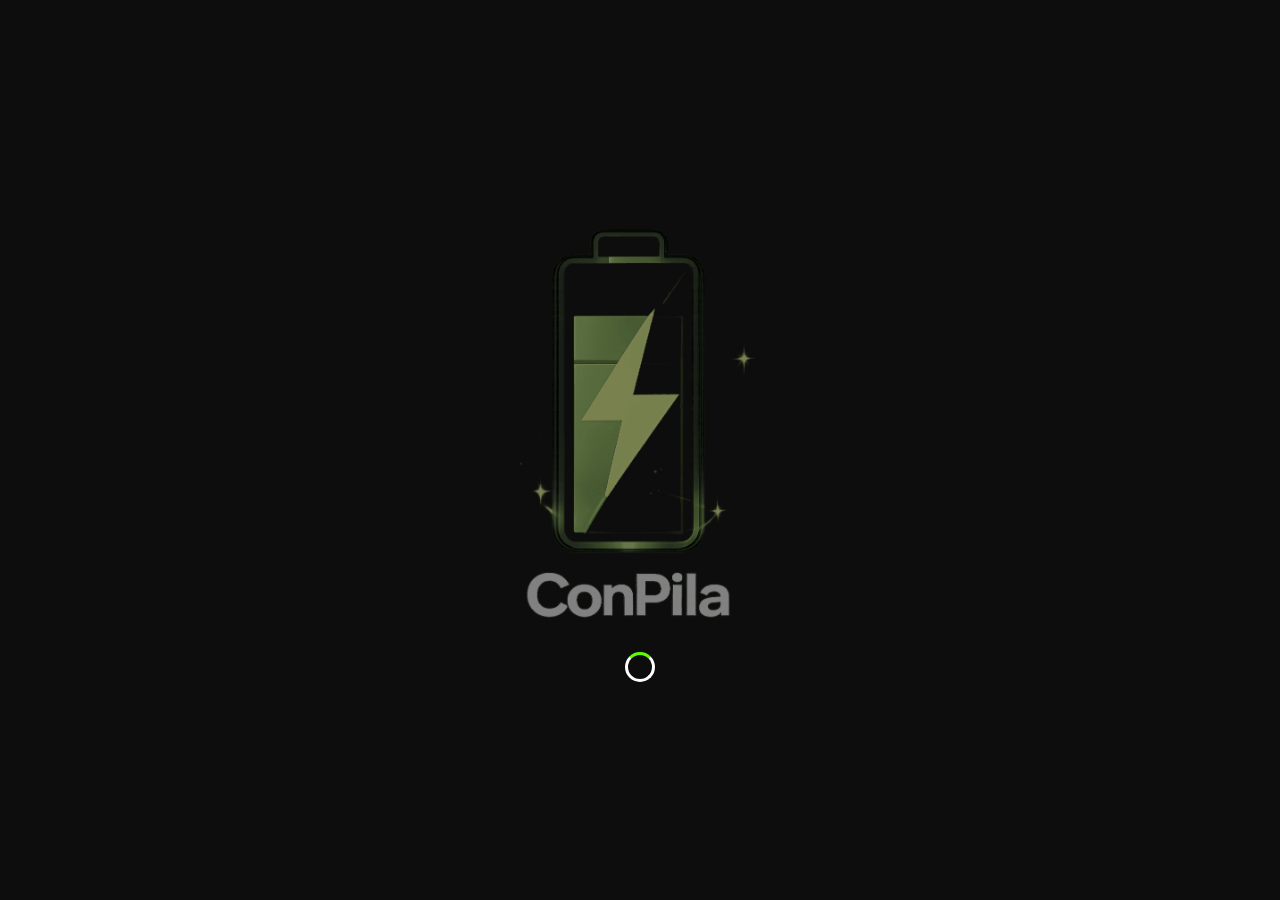
<file: index.html>
<!DOCTYPE html>
<html lang="es">
<head>
    <meta charset="UTF-8">
    <meta http-equiv="X-UA-Compatible" content="IE=edge">
    <meta name="viewport" content="width=device-width, initial-scale=1.0">
    
    <meta name="keywords" content="ConPila, index, logueo, comunidad, red social, tecnología, desarrollo de software, programación">
    <meta name="description" content="Únete a ConPila, la red social para entusiastas de la tecnología. 
      Descubre contenido relevante y conecta con otros profesionales.">
    
    <title>Logueo - ConPila | Red social para entusiastas de la tecnología</title>
    <link rel="stylesheet" href="css/reset.css">
    <link rel="stylesheet" href="https://cdnjs.cloudflare.com/ajax/libs/font-awesome/6.4.0/css/all.min.css">
    <link rel="stylesheet" href="css/style.css">
    
</head>
<body>

    <div id="splash-screen">
        <div class="splash-content">
            <img src="images/logo_vertical.png" alt=" logo conpila. Una pila con rayito verde en su interior y un circulo animado que indica cargando sitio" class="splash-logo">
            <div class="spinner"></div>
        </div>
    </div>

    <main id="login-screen">
        <section class="logo">
            <img src="images/logo_vertical.png" alt="logo conpila. Una pila  con rayito verde en su interior con efecto en el fondo al pasar el mouse" class="login-logo">
        </section>
        
        <section class="login">
            <div class="welcome-text">
                <p>Bienvenido</p>
            </div>
            
            <form id="loginForm" action="home.html" method="POST">
                <div class="input-group input-email">
                    <i class="fa-solid fa-envelope"></i>
                    <input type="email" placeholder="Correo electrónico" required>
                </div>
                
                <div class="input-group conpila_password-container">
                    <i class="fa-solid fa-lock"></i>
                    <input type="password" name="password" placeholder="Contraseña" required>
                    <i class="fa-regular fa-eye conpila_password-icon"></i>
                </div>
                
                <div class="button-container">
                    <button class="button-submit" type="submit" action="home.html">INICIA SESIÓN</button>
                </div>
            </form>
            
            <div class="register-link">
                <p>¿No tienes cuenta?</p>
                <a class="button-submit" href="register.html">REGÍSTRATE</a>
            </div>
        </section>
    </main>

<!----> <script src="js/splash_index.js"></script>
</body>
</html>
</file>
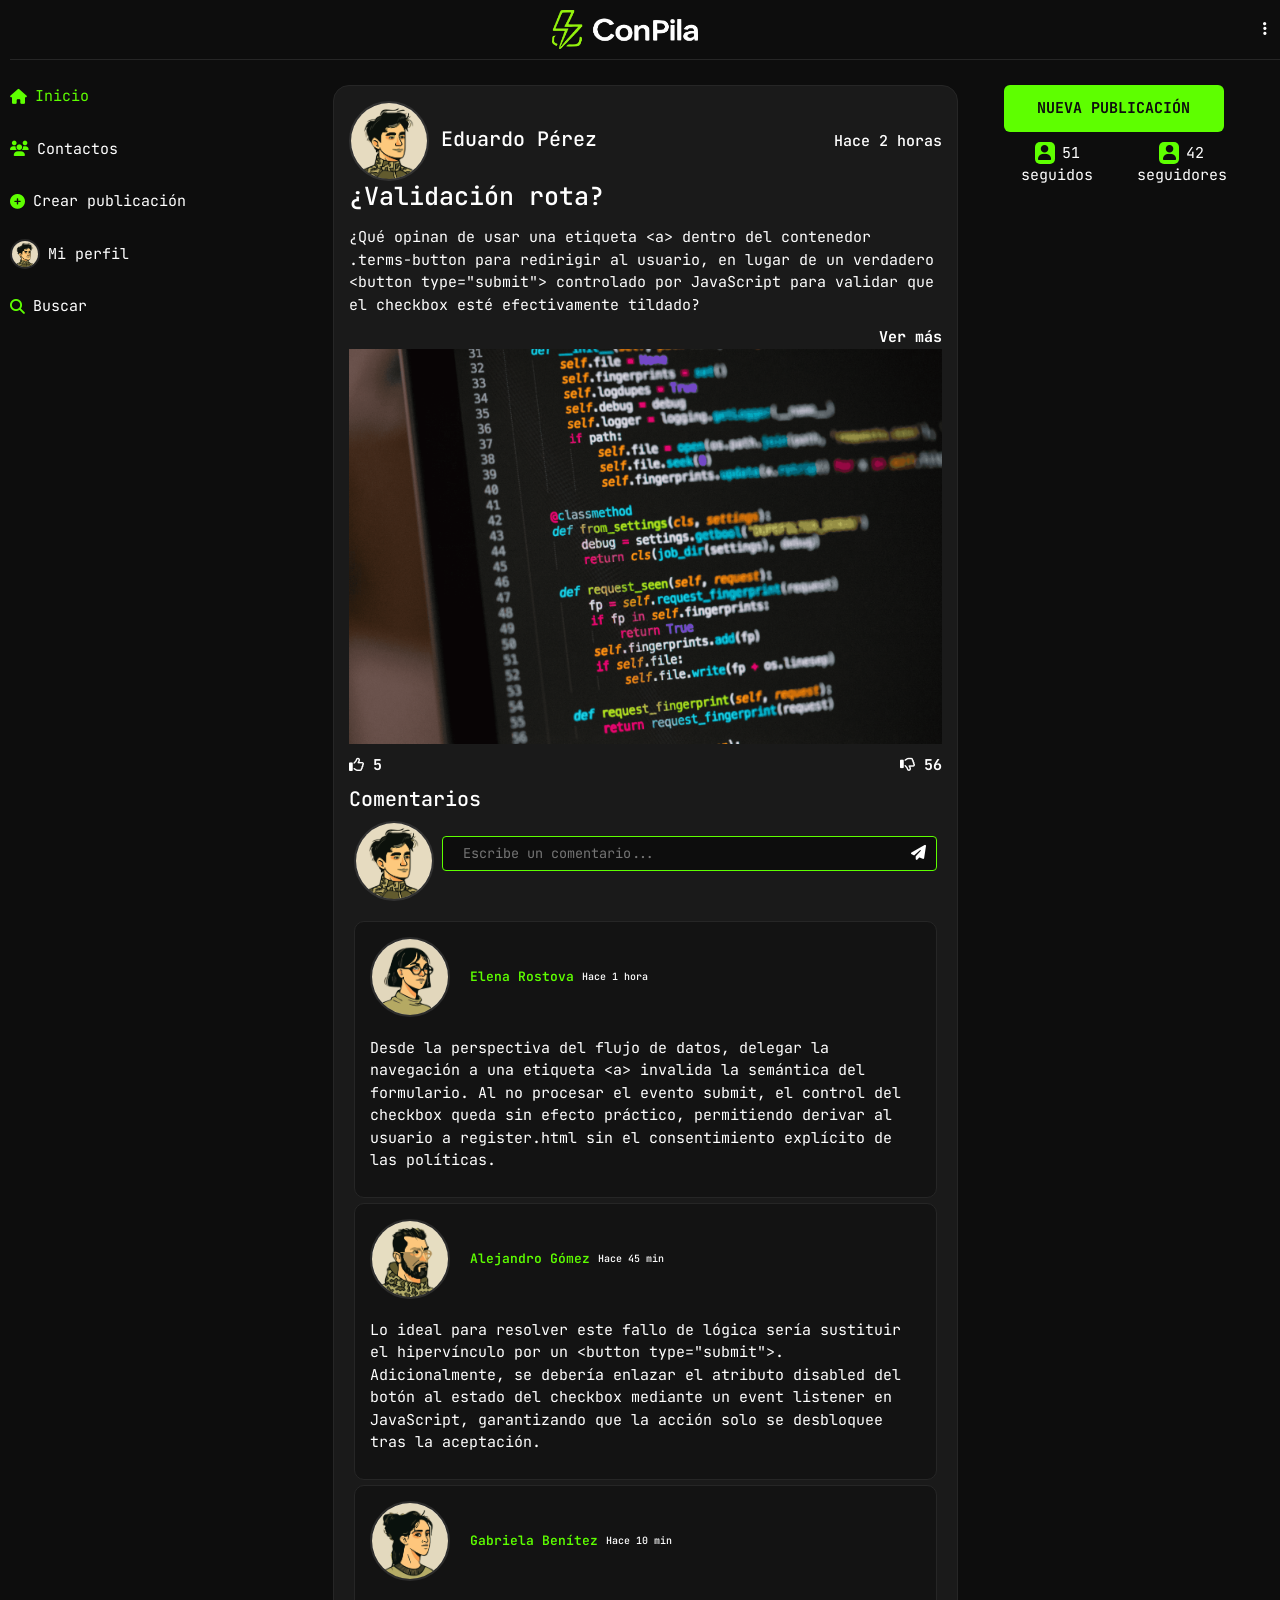
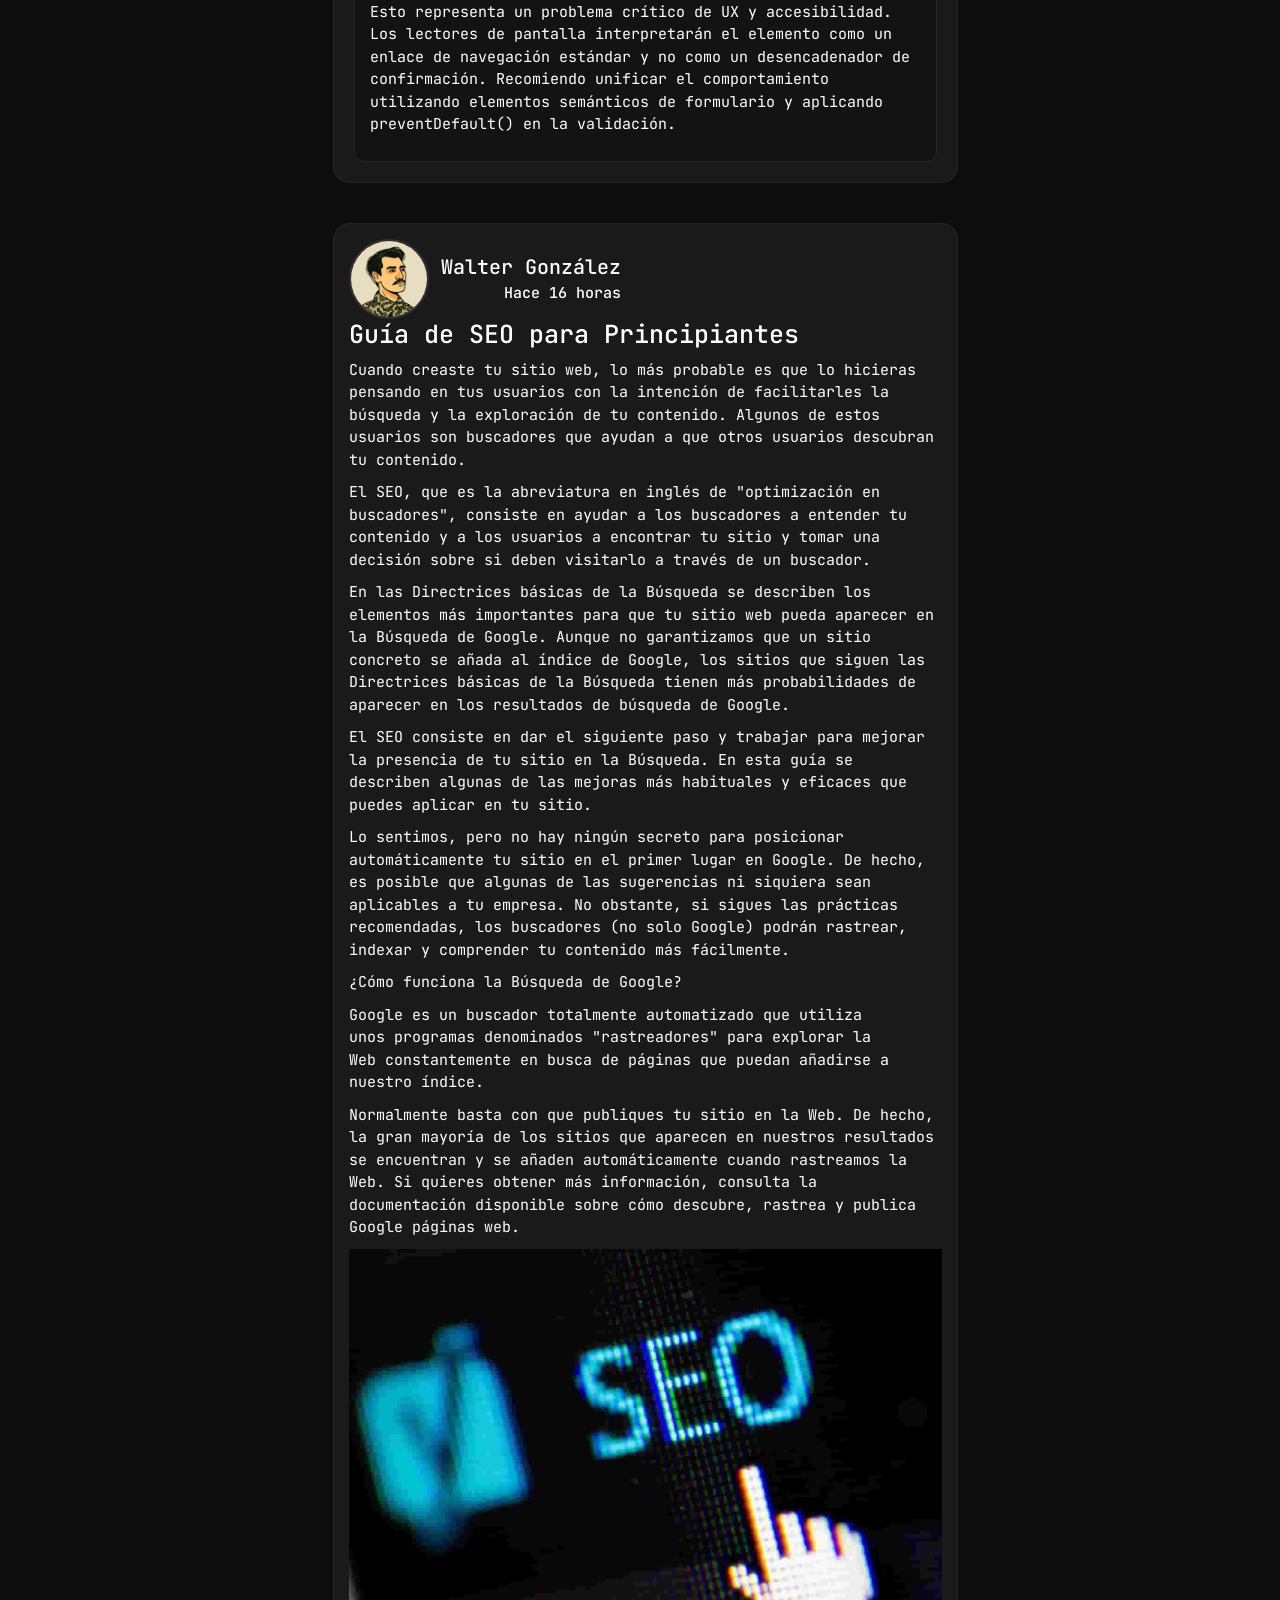
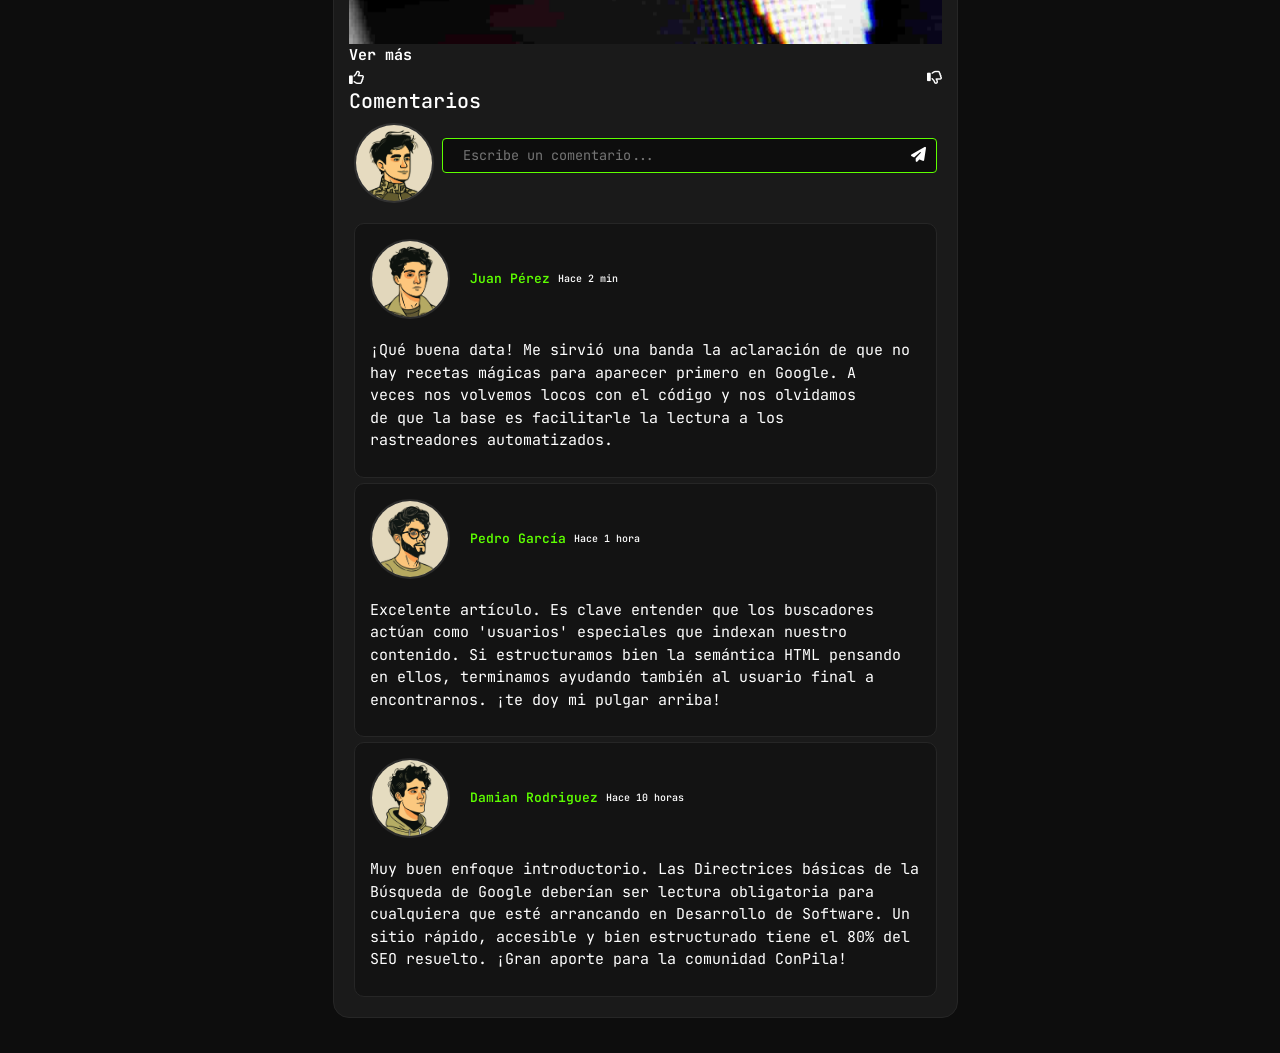
<file: home.html>
<!DOCTYPE html>
<html lang="es">

<head>
  <meta charset="UTF-8" />
  <meta http-equiv="X-UA-Compatible" content="IE=edge">
  <meta name="viewport" content="width=device-width, initial-scale=1.0" />

  <meta name="keywords"
    content="ConPila, home, muro,  comunidad, red social, tecnología, desarrollo de software, programación">
  <meta name="description" content="ConPila es la red social donde los amantes de la tecnología
      comparten conocimientos, publican contenido y conectan con otros entusiastas del mundo digital.">

  <link rel="stylesheet" href="css/reset.css" />
  <link rel="stylesheet" href="https://cdn.jsdelivr.net/npm/bootstrap@5.3.3/dist/css/bootstrap.min.css" />
  <link rel="stylesheet" href="css/style.css" />

  <title>Muro - ConPila | Red social para entusiastas de la tecnología</title>
</head>

<body class="own-container components">

  <header class="header" id="grid-header">
    <div></div>
    <div class="header-logo logo">
      <img src="images/logo_horizontal.png" alt="logo conpila con rayo de color verde" />
    </div>

    <div class="menu-container dropdown">
      <button class="menu" type="button" id="dropdownMenuButton1" data-bs-toggle="dropdown" aria-expanded="false">
        <i class="fa-solid fa-ellipsis-vertical"></i>
      </button>

      <ul class="dropdown-menu dropdown-menu-dark" aria-labelledby="dropdownMenuButton1">
        <li>
          <a class="dropdown-item" href="index.html"> Cerrar sesión </a>
        </li>
      </ul>
    </div>
  </header>

  <main class="container-components" id="grid-main">
    <section class="followers" id="grid-section-followers">
      <button class="new-post" id="hidden-new-post" data-bs-toggle="modal" data-bs-target="#createPostModal">
        NUEVA PUBLICACIÓN
      </button>

      <ul class="followers-banner page-home">
        <li>
          <a class="followers-counter label-followers" href="contacts.html">
            <span class="number-of-followers">
              <i class="fa-solid fa-user"></i>51
            </span>
            <span class="label-followers">seguidos</span>
          </a>
        </li>
        <li>
          <a class="followers-counter" href="contacts.html">
            <span class="number-of-followers label-followers">
              <i class="fa-solid fa-user"></i>42
            </span>
            <span class="label-followers">seguidores</span>
          </a>
        </li>
      </ul>
    </section>

    <article class="card-post">
      <section>
        <div class="user-img-name-date">
          <img class="profile-avatar avatar-post" src="images/avatar 1.png" alt="avatar" />

          <div class="post-user-info user-row">
            <h3 class="user-name">Eduardo Pérez</h3>
            <h4 class="publication-date">Hace 2 horas</h4>
          </div>
        </div>

        <div class="post-title">
          <h2>¿Validación rota?</h2>
        </div>

        <div class="post-text">
          <div>
            <p>
              ¿Qué opinan de usar una etiqueta &lt;a&gt; dentro del contenedor .terms-button para redirigir al usuario,
              en lugar de un verdadero &lt;button type="submit"&gt; controlado por JavaScript para validar que el
              checkbox esté efectivamente tildado?
            </p>
          </div>
          <div class="see-more-container">
            <button class="see-more-button">Ver más</button>
          </div>
          <div>
            <img class="img-post" alt="imagen-post" src="images/imagendeejemplo.png" />
          </div>
        </div>
      </section>

      <section>
        <div class="reactions">
          <button class="reaction-like">
            <i class="fa-regular fa-thumbs-up"></i>
            <p>5</p>
          </button>

          <div class="power-bar"></div>

          <button class="reaction-dislike">
            <i class="fa-regular fa-thumbs-down"></i>
            <p>56</p>
          </button>
        </div>
      </section>

      <section>
        <h3>Comentarios</h3>

        <section class="comment-input">
          <img class="profile-avatar avatar-comment" src="images/avatar 1.png" alt="avatar" />

          <div class="input-group">
            <input type="text" placeholder="Escribe un comentario..." />
            <button>
              <i class="fa-solid fa-paper-plane"></i>
            </button>
          </div>
        </section>

        <section class="comments">
          <section class="card-comment">
            <div class="user-img-name-date">
              <img class="profile-avatar avatar-comment" src="images/avatar 4.png" alt="avatar" />

              <div class="user-row">
                <h4 class="user-name">Elena Rostova</h4>
                <h5 class="publication-date">Hace 1 hora</h5>
              </div>
            </div>

            <p class="text-comment">
              Desde la perspectiva del flujo de datos, delegar la navegación a una etiqueta &lt;a&gt; invalida la
              semántica del formulario. Al no procesar el evento submit, el control del checkbox queda sin efecto
              práctico, permitiendo derivar al usuario a register.html sin el consentimiento explícito de las políticas.
            </p>
          </section>

          <section class="card-comment">
            <div class="user-img-name-date">
              <img class="profile-avatar avatar-comment" src="images/avatar 3.png" alt="avatar" />

              <div class="user-row">
                <h4 class="user-name">Alejandro Gómez</h4>
                <h5 class="publication-date">Hace 45 min</h5>
              </div>
            </div>

            <p class="text-comment">
              Lo ideal para resolver este fallo de lógica sería sustituir el hipervínculo por un &lt;button
              type="submit"&gt;. Adicionalmente, se debería enlazar el atributo disabled del botón al estado del
              checkbox mediante un event listener en JavaScript, garantizando que la acción solo se desbloquee tras la
              aceptación.
            </p>
          </section>

          <section class="card-comment">
            <div class="user-img-name-date">
              <img class="profile-avatar avatar-comment" src="images/avatar 5.png" alt="avatar" />

              <div class="user-row">
                <h4 class="user-name">Gabriela Benítez</h4>
                <h5 class="publication-date">Hace 10 min</h5>
              </div>
            </div>

            <p class="text-comment">
              Esto representa un problema crítico de UX y accesibilidad. Los lectores de pantalla interpretarán el
              elemento como un enlace de navegación estándar y no como un desencadenador de confirmación. Recomiendo
              unificar el comportamiento utilizando elementos semánticos de formulario y aplicando preventDefault() en
              la validación.
            </p>
          </section>
        </section>
      </section>
    </article>
    <article class="card-post">
      <section>
        <div class="user-img-name-date">
          <img class="profile-avatar avatar-post" src="images/avatar 2.png" alt="avatar" />

          <div class="user-row">
            <h3 class="user-name">Walter González</h3>
            <h4 class="publication-date">Hace 16 horas</h4>
          </div>
        </div>

        <div class="post-title">
          <h2>Guía de SEO para Principiantes</h2>
        </div>

        <div>
          <div>
            <p>
            <p>Cuando creaste tu sitio web, lo más probable es que lo hicieras pensando en tus usuarios con la intención
              de facilitarles la búsqueda y la exploración de tu contenido. Algunos de estos usuarios son buscadores que
              ayudan a que otros usuarios descubran tu contenido.</p>

            <p>El SEO, que es la abreviatura en inglés de "optimización en buscadores", consiste en ayudar a los
              buscadores a entender tu contenido y a los usuarios a encontrar tu sitio y tomar una decisión sobre si
              deben visitarlo a través de un buscador.</p>

            <p>En las Directrices básicas de la Búsqueda se describen los elementos más importantes para que tu sitio
              web pueda aparecer en la Búsqueda de Google. Aunque no garantizamos que un sitio concreto se añada al
              índice de Google, los sitios que siguen las Directrices básicas de la Búsqueda tienen más probabilidades
              de aparecer en los resultados de búsqueda de Google.</p>

            <p>El SEO consiste en dar el siguiente paso y trabajar para mejorar la presencia de tu sitio en la Búsqueda.
              En esta guía se describen algunas de las mejoras más habituales y eficaces que puedes aplicar en tu sitio.
            </p>

            <p>Lo sentimos, pero no hay ningún secreto para posicionar automáticamente tu sitio en el primer lugar en
              Google. De hecho, es posible que algunas de las sugerencias ni siquiera sean aplicables a tu empresa. No
              obstante, si sigues las prácticas recomendadas, los buscadores (no solo Google) podrán rastrear, indexar y
              comprender tu contenido más fácilmente.</p>

            <p>¿Cómo funciona la Búsqueda de Google?</p>

            <p>Google es un buscador totalmente automatizado que utiliza unos programas denominados "rastreadores" para
              explorar la Web constantemente en busca de páginas que puedan añadirse a nuestro índice.</p>

            <p>Normalmente basta con que publiques tu sitio en la Web. De hecho, la gran mayoría de los sitios que
              aparecen en nuestros resultados se encuentran y se añaden automáticamente cuando rastreamos la Web. Si
              quieres obtener más información, consulta la documentación disponible sobre cómo descubre, rastrea y
              publica Google páginas web.</p>
            </p>
          </div>

          <div>
            <img class="img-post" alt="imagen-post" src="images/imagendeejemplo_seodegoogle.jpg" />
          </div>
        </div>

        <div>
          <button>Ver más</button>
        </div>
      </section>

      <section>
        <div class="reactions">
          <button>
            <i class="fa-regular fa-thumbs-up"></i>
          </button>

          <div class="power-bar"></div>

          <button>
            <i class="fa-regular fa-thumbs-down"></i>
          </button>
        </div>
      </section>

      <section>
        <h3>Comentarios</h3>

        <section class="comment-input">
          <img class="profile-avatar avatar-comment" src="images/avatar 1.png" alt="avatar" />

          <div class="input-group">
            <input type="text" placeholder="Escribe un comentario..." />
            <button>
              <i class="fa-solid fa-paper-plane"></i>
            </button>
          </div>
        </section>

        <section class="comments">
          <section class="card-comment">
            <div class="user-img-name-date">
              <img class="profile-avatar avatar-comment" src="images/avatar 7.png" alt="avatar" />

              <div class="user-row">
                <h4 class="user-name">Juan Pérez</h4>
                <h5 class="publication-date">Hace 2 min</h5>
              </div>
            </div>

            <p class="text-comment">
              ¡Qué buena data! Me sirvió una banda la aclaración de que no hay recetas mágicas para aparecer primero en
              Google. A veces nos volvemos locos con el código y nos olvidamos de que la base es facilitarle la lectura
              a los rastreadores automatizados.
            </p>
          </section>

          <section class="card-comment">
            <div class="user-img-name-date">
              <img class="profile-avatar avatar-comment" src="images/avatar 6.png" alt="avatar" />

              <div class="user-row">
                <h4 class="user-name">Pedro García</h4>
                <h5 class="publication-date">Hace 1 hora</h5>
              </div>
            </div>

            <p class="text-comment">
              Excelente artículo. Es clave entender que los buscadores actúan como 'usuarios' especiales que indexan
              nuestro contenido. Si estructuramos bien la semántica HTML pensando en ellos, terminamos ayudando también
              al usuario final a encontrarnos. ¡te doy mi pulgar arriba!
            </p>
          </section>

          <section class="card-comment">
            <div class="user-img-name-date">
              <img class="profile-avatar avatar-comment" src="images/avatar 8.png" alt="avatar" />

              <div class="user-row">
                <h4 class="user-name">Damian Rodriguez</h4>
                <h5 class="publication-date">Hace 10 horas</h5>
              </div>
            </div>

            <p class="text-comment">
              Muy buen enfoque introductorio. Las Directrices básicas de la Búsqueda de Google deberían ser lectura
              obligatoria para cualquiera que esté arrancando en Desarrollo de Software. Un sitio rápido, accesible y
              bien estructurado tiene el 80% del SEO resuelto. ¡Gran aporte para la comunidad ConPila!
            </p>
          </section>
        </section>
      </section>
    </article>
  </main>

  <nav class="nav-bar" id="grid-navbar">
    <ul class="nav-bar-list">
      <li class="active">
        <a href="home.html">
          <i class="fa-solid fa-house"></i>
          <span class="navbar-text">Inicio</span>
        </a>
      </li>
      <li>
        <a href="contacts.html">
          <i class="fa-solid fa-users"></i>
          <span class="navbar-text">Contactos</span>
        </a>
      </li>

      <li>
        <button class="new-post" data-bs-toggle="modal" data-bs-target="#createPostModal">
          <i class="fa-solid fa-circle-plus"></i>
          <span class="navbar-text">Crear publicación</span>
        </button>
      </li>
      <li>
        <a href="profile.html">
          <img class="profile-avatar avatar-navbar" src="images/avatar 1.png" alt="Imagen perfil" />
          <span class="navbar-text">Mi perfil</span>
        </a>
      </li>
      <li>
        <a href="search.html">
          <i class="fa-solid fa-magnifying-glass"></i>
          <span class="navbar-text">Buscar</span>
        </a>
      </li>
    </ul>
  </nav>

  <!--Modal-->
  <div class="modal fade" id="createPostModal" tabindex="-1" aria-hidden="true">
    <div class="modal-dialog modal-md modal-dialog-centered">
      <div class="modal-content cp-modal-box p-4 rounded-3">
        <div class="modal-header border-0 pb-0 flex-column align-items-start position-relative">
          <h2 class="modal-title h5 fw-bold m-0 text-uppercase">
            Crear nueva publicación
          </h2>
          <button type="button" class="btn-close btn-close-white position-absolute top-0 end-0 m-1"
            data-bs-dismiss="modal" aria-label="Close"></button>
        </div>

        <div class="modal-body px-0 pb-0">
          <div class="mb-3">
            <input type="text" class="form-control cp-input p-3 rounded-2" placeholder="Escribe tu título" />
          </div>

          <div class="mb-3">
            <textarea class="form-control cp-input p-3 rounded-2" placeholder="¿Qué quieres compartir?"
              rows="5"></textarea>
          </div>

          <div class="mb-3">
            <div class="cp-file-wrapper">
              <input type="file" id="file-upload" class="form-control cp-file-input" accept="image/*" multiple />

              <div class="cp-file-overlay rounded-2">
                <i class="fa-solid fa-image me-2"></i>
                Foto
              </div>
            </div>

            <div id="preview-container" class="d-none mt-3 text-center"></div>
          </div>

          <button type="button" class="btn cp-btn-submit w-100 fw-bold py-3 rounded-2 mt-2">
            PUBLICAR
          </button>
        </div>
      </div>
    </div>
  </div>

  <!--Links modal bootstrap-->
  <script src="https://cdn.jsdelivr.net/npm/bootstrap@5.3.3/dist/js/bootstrap.bundle.min.js"></script>
  <script src="js/modal-preview.js"></script>
</body>

</html>
</file>
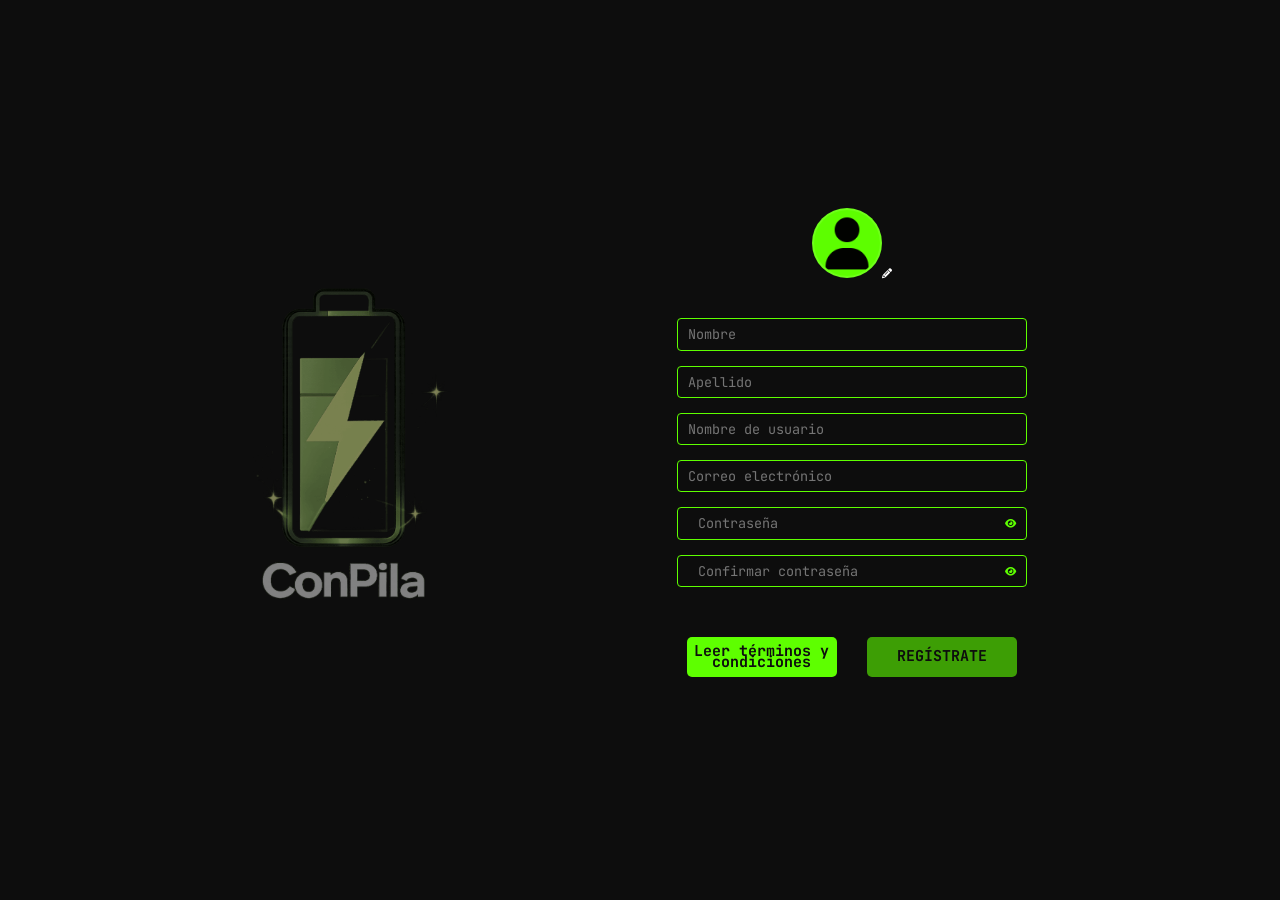
<file: register.html>
<!DOCTYPE html>
<html lang="es">
  <head>
    <meta charset="UTF-8" />
    <meta http-equiv="X-UA-Compatible" content="IE=edge">
    <meta name="viewport" content="width=device-width, initial-scale=1.0" />

    <meta name="keywords" content="ConPila, registro usuario, register, comunidad, red social, tecnología, desarrollo de software, programación">
    <meta name="description" content="Regístrate en ConPila y únete a la comunidad tecnológica más activa.
     Comparte conocimientos, publica contenido y conecta con otros entusiastas del mundo digital.">
    
    <link rel="stylesheet" href="css/reset.css" />
    <link rel="stylesheet" href="css/style.css" />
    <title>Regístro - ConPila | Únete a la comunidad tecnológica</title>
  </head>

  <body class="own-container register-body">
    <header class="mobile logo">
      <img src="images/logo_horizontal.png" alt="logo conpila con rayo de color verde" />
      <p>Únete a la red de conocimiento</p>
    </header>

    <section class="desktop-logo logo">
      <img src="images/logo_vertical.png" alt="logo conpila. Una pila con rayito verde en su interior con efecto en el fondo al pasar el mouse" />
    </section>

    <main>
      <section class="register">
        <div class="user-avatar-default-container">
          <img
            src="images/user-solid.png"
            class="profile-avatar user-avatar-default"
            alt="avatar"
          />
          <i class="fa-solid fa-pencil user-avatar-pencil"></i>
        </div>

        <form id="loginForm" action="" method="post">
          <input
            class="input-group register-input-text-color"
            type="text"
            placeholder="Nombre"
          />

          <input
            class="input-group register-input-text-color"
            type="text"
            placeholder="Apellido"
          />

          <input
            class="input-group register-input-text-color"
            type="text"
            placeholder="Nombre de usuario"
          />

          <input
            class="input-group register-input-text-color"
            type="text"
            placeholder="Correo electrónico"
          />

          <div class="input-group">
            <input type="password" placeholder="Contraseña" />
            <i class="fa-solid fa-eye"></i>
          </div>

          <div class="input-group">
            <input type="password" placeholder="Confirmar contraseña" />
            <i class="fa-solid fa-eye"></i>
          </div>

          <div class="terms-and-conditions-button-group">
            <a
              class="button-submit terms-and-conditions-button"
              href="terms-and-conditions.html"
            >
              Leer términos y condiciones
            </a>

            <button
              class="button-submit button-disabled terms-and-conditions-button"
              type="submit"
              disabled
            >
              REGÍSTRATE
            </button>
          </div>
        </form>
      </section>
    </main>
  </body>
</html>
</file>
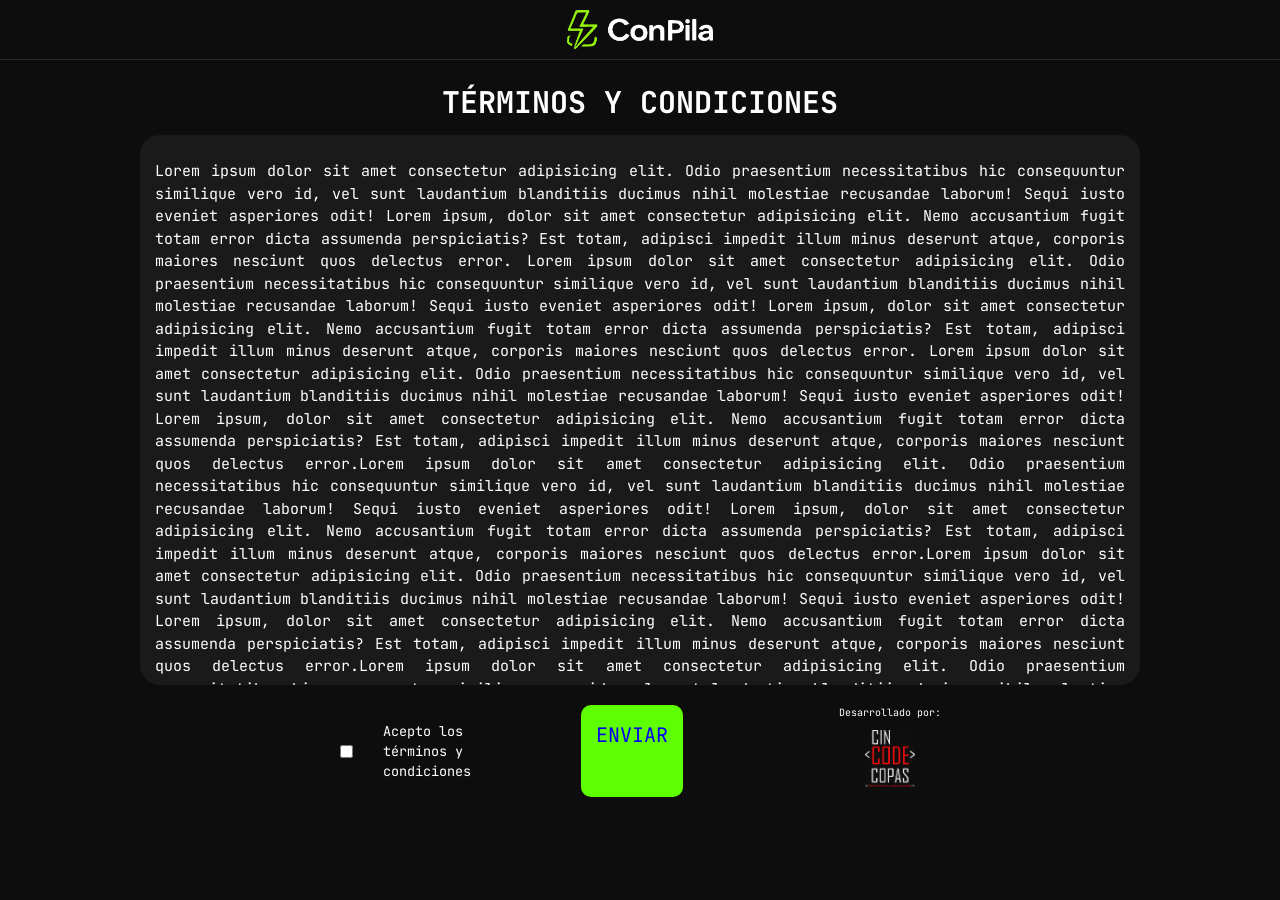
<file: terms-and-conditions.html>
<!DOCTYPE html>
<html lang="es">
  <head>
    <meta charset="UTF-8" />
    <meta http-equiv="X-UA-Compatible" content="IE=edge">
    <meta name="viewport" content="width=device-width, initial-scale=1.0" />
   
    <meta name="keywords" content="ConPila, términos y condiciones, terms and conditions, comunidad, red social, tecnología, desarrollo de software, programación">
    <meta name="description" content="Lee los términos y condiciones de ConPila, la red social para entusiastas de la tecnología. 
      Asegúrate de comprender las reglas y políticas de uso.">
    
    <link rel="stylesheet" href="css/reset.css">
    <link rel="stylesheet" href="css/style.css">
    <title>Términos y Condiciones - ConPila | Red social para entusiastas de la tecnología</title>
  </head>
  <body class="own-container-terms">
    
      <header class="header" id="terms-and-conditions-header">
        <div class="header-logo logo">
          <img src="images/logo_horizontal.png" alt="logo conpila con rayo de color verde" />
        </div>
      </header>

      <main class="terms-and-conditios-container">
        <div>
          <h1 class="terms-and-conditios-title">TÉRMINOS Y CONDICIONES</h1>
        </div>
        <div class="terms-and-conditions-card">
          <p class="terms-and-conditios-text">
            Lorem ipsum dolor sit amet consectetur adipisicing elit. Odio
            praesentium necessitatibus hic consequuntur similique vero id, vel
            sunt laudantium blanditiis ducimus nihil molestiae recusandae
            laborum! Sequi iusto eveniet asperiores odit! Lorem ipsum, dolor sit
            amet consectetur adipisicing elit. Nemo accusantium fugit totam
            error dicta assumenda perspiciatis? Est totam, adipisci impedit
            illum minus deserunt atque, corporis maiores nesciunt quos delectus
            error.
            Lorem ipsum dolor sit amet consectetur adipisicing elit. Odio
            praesentium necessitatibus hic consequuntur similique vero id, vel
            sunt laudantium blanditiis ducimus nihil molestiae recusandae
            laborum! Sequi iusto eveniet asperiores odit! Lorem ipsum, dolor sit
            amet consectetur adipisicing elit. Nemo accusantium fugit totam
            error dicta assumenda perspiciatis? Est totam, adipisci impedit
            illum minus deserunt atque, corporis maiores nesciunt quos delectus
            error.
            Lorem ipsum dolor sit amet consectetur adipisicing elit. Odio
            praesentium necessitatibus hic consequuntur similique vero id, vel
            sunt laudantium blanditiis ducimus nihil molestiae recusandae
            laborum! Sequi iusto eveniet asperiores odit! Lorem ipsum, dolor sit
            amet consectetur adipisicing elit. Nemo accusantium fugit totam
            error dicta assumenda perspiciatis? Est totam, adipisci impedit
            illum minus deserunt atque, corporis maiores nesciunt quos delectus
            error.Lorem ipsum dolor sit amet consectetur adipisicing elit. Odio
            praesentium necessitatibus hic consequuntur similique vero id, vel
            sunt laudantium blanditiis ducimus nihil molestiae recusandae
            laborum! Sequi iusto eveniet asperiores odit! Lorem ipsum, dolor sit
            amet consectetur adipisicing elit. Nemo accusantium fugit totam
            error dicta assumenda perspiciatis? Est totam, adipisci impedit
            illum minus deserunt atque, corporis maiores nesciunt quos delectus
            error.Lorem ipsum dolor sit amet consectetur adipisicing elit. Odio
            praesentium necessitatibus hic consequuntur similique vero id, vel
            sunt laudantium blanditiis ducimus nihil molestiae recusandae
            laborum! Sequi iusto eveniet asperiores odit! Lorem ipsum, dolor sit
            amet consectetur adipisicing elit. Nemo accusantium fugit totam
            error dicta assumenda perspiciatis? Est totam, adipisci impedit
            illum minus deserunt atque, corporis maiores nesciunt quos delectus
            error.Lorem ipsum dolor sit amet consectetur adipisicing elit. Odio
            praesentium necessitatibus hic consequuntur similique vero id, vel
            sunt laudantium blanditiis ducimus nihil molestiae recusandae
            laborum! Sequi iusto eveniet asperiores odit! Lorem ipsum, dolor sit
            amet consectetur adipisicing elit. Nemo accusantium fugit totam
            error dicta assumenda perspiciatis? Est totam, adipisci impedit
            illum minus deserunt atque, corporis maiores nesciunt quos delectus
            error.Lorem ipsum dolor sit amet consectetur adipisicing elit. Odio
            praesentium necessitatibus hic consequuntur similique vero id, vel
            sunt laudantium blanditiis ducimus nihil molestiae recusandae
            laborum! Sequi iusto eveniet asperiores odit! Lorem ipsum, dolor sit
            amet consectetur adipisicing elit. Nemo accusantium fugit totam
            error dicta assumenda perspiciatis? Est totam, adipisci impedit
            illum minus deserunt atque, corporis maiores nesciunt quos delectus
            error.
          </p>
        </div>
      </main>
      <div class="terms-bottom">
        <form class="register-terms-form " action="#" method="post">
          <div class="terms-acceptance">
            <input type="checkbox" id="terminos" name="terminos" value="acepto" />
            <label for="terminos">Acepto los términos y condiciones</label>
          </div>
          <div class="terms-button">
            <a href="register.html">ENVIAR</a>
          </div>
        </form>

        <footer class="credit-developer">
          <p>Desarrollado por:</p>
          <img class="developer-logo" src="images/logo_cincodecopas.png" alt="Logo Cinco de copas"/>
        </footer>
        
      </div>
        
      
    
  </body>
</html>
</file>
<file: css/style.css>
@import url('https://fonts.googleapis.com/css2?family=JetBrains+Mono:wght@300;400;600;700&display=swap');
@import url('https://cdnjs.cloudflare.com/ajax/libs/font-awesome/6.4.2/css/all.min.css');

* {
 margin: 0; 
 padding: 0;
 box-sizing: border-box;
 list-style: none;
 list-style-type: none;
 /*outline: 1px solid red !important;*/

}

:root {
    --cp-green: #5EFF00;
    --cp-charcoal: #1A1A1A;
    --cp-black: #0D0D0D;
    --cp-grey: #A0A0A0;
    --cp-white: #FFFFFF;
    --cp-border: #262626;

}

html {
    font-size: 62.5%;
}


h1 { 
    font-size: 3rem; 
}

h2 { 
    font-size: 2.5rem; 
}

h3 { 
    font-size: 2rem; 
}

h4 { 
    font-size: 1.5rem; 
}

h5 { 
    font-size: 1rem; 
}

p { 
    margin-top: 10px;
    margin-bottom: 10px;
    font-size: 1.5rem;
}


small {
    font-size: 0.85rem;
}


body {
    background-color: var(--cp-black);
    color: var(--cp-white);
    font-family: 'JetBrains Mono', monospace;
    line-height: 1.5;    
}

.own-container {
    
    width: 100%;
    height: auto;
    min-height: 100vh;
    margin: 0 auto;
    background-color: var(--cp-black); 
    display: flex;
    flex-direction: column;
    padding: 0 1rem 1rem;
}

#login-screen {
    width: 100%;
    min-height: 100vh;
    display: flex;
    flex-direction: column;
    justify-content: center;
    align-items: center;
}

.followers-banner {
    display: flex;
    flex-direction: row;
    justify-content: space-evenly;
    margin-top: 1rem;
}

.followers-banner.page-home {
    display: none;
}

.followers-counter {
    display: flex;
    flex-direction: column;
    align-items: center;
    text-decoration: none;
}
.number-of-followers{
    display: flex;
    width: 4.5rem;
    justify-content: space-between;
}

.label-followers {
    color: var(--cp-white);
}

.fa-user {
    background-color: var(--cp-green);
    color: var(--cp-black);
    display: flex;
    justify-content: center;
    align-items: center;
    border-radius: 5px;
    width: 2rem;
    height: 2.25rem;

}

.header {
    align-items: center;
    width: 100%;
    min-height: 6rem;
    display: flex;
    justify-content: space-between;
    margin: 0 0 2rem;
    position: fixed;
    top: 0;
    background-color: var(--cp-black);
    border-bottom: solid 0.1rem var(--cp-border);
    z-index: 9;
    
}

#terms-and-conditions-header{
    justify-content: center;
}
        


label, input {
    font-size: 1.35rem;
}

button {
    background: none;
    border: none;
    font-family: inherit;
    font-weight: 700;
    cursor: pointer;
    color: inherit;
    font-size: 1.5rem;
}

a {
    text-decoration: none;
    font-size: 1.5rem;
}

.login, .register-link {
    display: flex;
    flex-direction: column;
    align-items: center;
}

#loginForm {
    display: flex;
    flex-direction: column;
    justify-content: center;
    margin-top: 3rem;
    max-width: 35rem;
}

.register-link {
    min-width: 245px;
    margin-top: 2rem;
}

.input-group {
    display: flex;
    flex-wrap: nowrap;
    align-items: center;
    margin-bottom: 1.5rem;
    padding: 0.5rem 1rem;
    background-color: var(--cp-black);
    border: solid 0.1rem var(--cp-green);
    border-radius: 4px;   
}

.input-group > i {
    color: var(--cp-green);

}

.input-group input {
    flex: 1;
    background-color: inherit;
    color: var(--cp-white);
    border: none;
    margin-left: 1rem;
}

.register-input-text-color {
    color: var(--cp-white);
}

.conpila_password-container {
    justify-content:space-between;
}

.button-container {
    display: flex;
    justify-content: center;
}

.button-submit{
    display: block;
    width: 60%;
    font-weight: 700;
    align-self: center;
    text-align: center;
    background-color: var(--cp-green);
    color: var(--cp-black);
    border-radius: 5px;
    padding: 0.5rem;
    margin: 1rem auto;
}

.button-disabled {
    opacity: 0.6;
    cursor: not-allowed;
}

.register-body{
    width: auto;
    margin: auto 2rem;
    justify-content: center;

}

.register {
    display: flex;
    flex-direction: column;
    justify-content: center;
}

.terms-and-conditions-button-group {
    display: flex;
    justify-content: space-between;
    align-items: stretch;
    width: 100%;
    margin-top: 2rem;
    padding: 0.5rem 1rem;
    gap: 3rem;
}


.terms-and-conditions-button {
    display: flex;
    justify-content: center;
    align-items: center;
    text-align: center;
    width: auto;
    flex: 1;
    line-height: 1.1rem;
    min-height: 4rem;
}

.container-components {
    margin-top: 6rem;
}

.header-logo.logo {
    align-self: center;
    justify-self: center;
}

.menu-container {
    display: flex;
    justify-content: center;
    width: 50px;
    border-radius: 4px;
    align-self: center;
    justify-self: flex-end;
}

.menu-container:hover {
    background-color: var(--cp-border);
}

.dropdown-menu {
    background-color: var(--cp-black);
}
.dropdown-menu:hover {
    background-color: var(--cp-border);
}

.dropdown-item:hover, .dropdown-item:focus {
    background-color: var(--cp-border);
    color: var(--cp-white);
}
#image-profile-user{
    width: 15rem;
    height: 15rem;
}

.profile-header{
    display: flex;
    flex-direction: column;
    align-items: center;
    background-color: var(--cp-charcoal);
    border: 1px solid var(--cp-border);
    border-radius: 16px;
    padding: 1.5rem;
    margin-top: 1.5rem;
    margin-bottom: 2.5rem;

}

.user-avatar-default-container {
    display: flex;
    justify-content: center;
    align-items: end;
    color: var(--cp-white);
    margin: 1rem auto;
}

.profile-avatar {
    width: 100%;
    border-radius: 50%;
}

.user-avatar-default{
    background-color: var(--cp-green);
    color: var(--cp-black);
    max-width: 7rem;
    height: auto;
    align-self: center;
}

.fa-solid.fa-pencil.user-avatar-pencil {
    justify-items: end;
    align-self: flex-end;

}

#hidden-new-post{
    display: none;
}

.navbar-text {
    display: none;
    font-family: 'JetBrains Mono', monospace;
    font-weight: initial;
    white-space: nowrap;
}

.desktop-logo {
    display: none;
}

.mobile {
    display: flex;
}

.nav-bar {
    display: flex;
    width: 100%;
    justify-content: center;
    flex-direction: row;
    align-items: center;
    position: fixed;
    left: 0;
    right: 0;
    bottom: 0;
    background-color: var(--cp-black);
    border-top: 1px solid var(--cp-border);
}

.nav-bar-list {
    width: 100%;
    display: flex;
    flex-direction: row;
    align-items: center;
    justify-content: center;
    margin: 0;
    padding: 0;
    
}

.nav-bar-list i {
    color: var(--cp-green);
}

.nav-bar li a, .nav-bar li button {
    color: var(--cp-white);
}

.nav-bar li {
    display: flex;
    width: 100%;
    justify-content: center;
    margin: 1rem;
}

/* --- NAVBAR ACTIVE--- */
.nav-bar .nav-bar-list li.active a,
.nav-bar .nav-bar-list li.active button {
    color: var(--cp-green);
}

.nav-bar .nav-bar-list li.active a i,
.nav-bar .nav-bar-list li.active button i {
    color: var(--cp-green);
}


#grid-header {
    grid-area: header;
}

#grid-navbar {
    grid-area: navbar;
}

#grid-main {
    grid-area: main;
}

#grid-section-user-info {
    grid-area: user-info;
}

#grid-section-followers {
    grid-area: followers;
}

#grid-section-user-posts {
    grid-area: user-posts;
}

.card-post {
    background-color: var(--cp-charcoal);
    border: 1px solid var(--cp-border);
    border-radius: 16px;
    padding: 1.5rem;
    margin-top: 1.5rem;
    margin-bottom: 2.5rem;
    display: flex;
    flex-direction: column;
}

.post-text, .post-content{
    display: flex;
    flex-direction: column;
}

.see-more-container{
    display: flex;
    flex-direction: column;
}

.see-more-button{
    display:flex;
    justify-content: flex-end;   
}

.following-list {
    display: grid;
    grid-template-columns: repeat(2,18rem);
    gap: 2rem;
    justify-content: center;
    justify-items: center;
    
}

/*REVISAR ESTA PARTE*/

.user-card {
    display: flex;
    flex-direction: column;
    flex-wrap: nowrap;
    align-items: center;
    justify-content: center;
    margin: 1rem;
    width: 18rem;
}

/*REVISAR ESTA PARTE*/

 .user-card .btn-unfollow, .user-card .btn-follow  {
    display: block;
    align-self: center;
    text-align: center;
    background-color: var(--cp-green);
    color: var(--cp-black);
    border-radius: 5px;
    padding: 0.5rem;
    margin: 1rem auto;
    flex-wrap: nowrap;
}

.btn-unfollow , .btn-follow {
    min-width: 10rem;
}

.user-img-name {
    display: flex;
    flex-direction: column;
    align-items: center;
}
    
.user-img-name-date{
    
    display: flex;
    flex-direction: row;
    align-items: center;
    justify-content: flex-start;
    gap: auto;   
}

.comment-input{
    display: flex;
    align-items: center;
    margin: 1rem 0.5rem 2rem;
}

.reactions {
    display: flex;
    flex-direction: row;
    justify-content: space-between;
    align-items: center;

}

.reaction-like, .reaction-dislike{
    display: ruby;
}


.reactions button {
    transition: transform 0.25s ease;
}


.reactions button:hover {
    transform: scale(1.2);
}
.card-comment {
    background-color: rgba(13, 13, 13, 0.5); /* Variación de var(--cp-black) para contraste interno */
    border: 1px solid var(--cp-border);
    border-radius: 10px;
    padding: 1,5rem;
    display: flex;
    flex-direction: column;
    gap: 1rem;
    margin: 0.5rem;
    padding: 1.5rem;
}

.card-comment .user-img-name-date {
    display: flex;
    align-items: center;
    gap: 12px;
}

.card-comment .user-row {
    display: flex;
    flex-direction: row;
    align-items: center;
    gap: 8px;
}

.card-comment .user-name {
    font-size: 1.3rem;
    color: var(--cp-green);
    font-weight: 600;
    margin: 0;
}

.post-user-info{
    display: flex;
    flex-direction: row;
    align-items: center;
    justify-content: space-between;
    width: 100%;

}

.publication-date {
    margin: 0;
    text-align: right;
}


/* Contact: SEARCH-USERS*/

.search-bar {
    
    display: flex;
    justify-content: center;
    gap: 2rem ;
    align-items: center;
       
}
.search-bar input {
    padding: 1rem 0.5rem;
    background-color: var(--cp-black);
    border: solid 0.1rem var(--cp-green);
    border-radius: 0.5rem;
    width: 100%;
    max-width: 31rem;
}

.search-bar i {
    color: var(--cp-green);
    font-size: 2rem;
}

/* Terminos y condiciones*/

.terms-and-conditios-container {
    margin-top: 8rem;
}

.terms-and-conditios-title{
    text-align: center;
}

.terms-and-conditions-card{
   
    margin: 1rem;
    background-color: var(--cp-charcoal);
    border: 0rem solid var(--cp-border);
    border-radius: 2rem;
    padding: 1.5rem;
    max-height: 65rem;
    overflow-y: scroll;
    
    
}
.terms-and-conditions-card::-webkit-scrollbar {
    width: 1rem;
}

.terms-and-conditions-card::-webkit-scrollbar-track {
    background-color: var(--cp-charcoal);
}

.terms-and-conditions-card::-webkit-scrollbar-thumb {
    background-color: var(--cp-green);
    border-radius: 1rem;
}
.terms-and-conditios-text{
    text-align: justify;
}
.register-terms-form{
    display: flex;
    flex-direction: column;
} 

.terms-acceptance{
    display: flex;
    flex-direction: row;
    justify-content: center;
    align-items:center ;
    gap: 3rem;
}
.terms-button{
    display: flex;
    justify-content: center;
    margin: 1rem;
    
}
.terms-button a{
    background-color: var(--cp-green);
    border: 0rem solid var(--cp-border);
    border-radius: 1rem;
    padding: 1.5rem;
    font-size: 2rem;
}

.credit-developer{
    display: flex;
    flex-direction: column;
    justify-content: center;
    align-items:center ;
    margin-top: auto;
    margin-bottom: 2rem;
}

.credit-developer p{
    font-size: 1rem;
}
.developer-logo {
    display: flex;
    width: 5rem;
  
}




@media (min-width: 768px) {

    .own-container {
        flex-direction: row;
    } 
    .register {
        width: auto;
    }

    #login-screen {
        width: 100%;
        min-height: 100vh;
        display: flex;
        flex-direction: row;
        align-items: center;
        justify-content: space-evenly;
    }

    .logo img {
        max-width: 100%;
        height: auto;
        display: block;
        width: 30vw;
        height: auto;
    }

    .followers-banner.page-home {
        display: flex;
        flex-direction: row;
        justify-content: space-evenly;
        margin-top: 1rem;
    }

    .nav-bar {
        align-items: start;
        position: unset;
        margin-top: 6rem;
        border-top: none;
    }

    .nav-bar-list {
        width: 100%;
        display: flex;
        flex-direction: column;
        align-items: center;
    }

    .nav-bar li {
        display: flex;
        width: 100%;
    }

    .nav-bar li > a, .nav-bar li > button {
        flex: 1;
        display: flex;
        align-items: center;
        gap: 8px;
    }

    .avatar-navbar {
        width: 16px;
        height: 16px;
    }

    .navbar-text {
        display: inline;
    }

    .desktop-logo {
        display: flex;
    }

    .mobile {
        display: none;
    }

    .components {
        display: grid;
        grid-template-areas: 
            "header header"
            "navbar main";
            
        grid-template-columns: 1fr 3fr;
        grid-template-rows: auto 1fr;
        min-height: 100vh;
        max-width: 100%;
        gap: 1rem;
        
    }

    .header {
        display: flex;
        justify-content: space-between;
    }

    #grid-main {
        display: grid;
        grid-template-areas: 
            "user-info followers"
            "user-posts followers";
        grid-template-columns: 2fr 1fr;
    }

    #hidden-new-post {
        display: block;
        width: 100%;
        max-width: 220px;
        background-color: var(--cp-green);
        color: var(--cp-black);
        font-weight: 700;
        padding: 12px 20px;
        border-radius: 6px;
        margin-top: 1.5rem;
        margin-left: auto;
        margin-right: auto;
        transition: all 0.3s ease;
    }

    .followers .new-post:hover {
        filter: brightness(1.15);
        box-shadow: 0 0 15px rgba(94, 255, 0, 0.6);
        transform: translateY(-2px);
    }

    .following-list {
        display: flex;
        flex-direction: row;
        flex-wrap: wrap;
        justify-content: center;
        align-items: center;
    }

    /* Terminos y condiciones*/

    #terms-and-conditions-header{
        justify-content: center;
    }



    .terms-and-conditios-title{
        text-align: center;
    }

    .terms-and-conditions-card{
        max-width: 100rem;
    
        margin: 1rem auto;
        background-color: var(--cp-charcoal);
        border: 0rem solid var(--cp-border);
        border-radius: 2rem;
        padding: 1.5rem;
        max-height: 55rem;
        overflow-y: scroll;
        

    }

    .terms-and-conditions-card::-webkit-scrollbar {
        width: 1rem;
    }
    
    .terms-and-conditions-card::-webkit-scrollbar-track {
        background-color: var(--cp-charcoal);
    }
    
    .terms-and-conditions-card::-webkit-scrollbar-thumb {
        background-color: var(--cp-green);
        border-radius: 1rem;
    }
    .terms-and-conditios-text{
            text-align: justify;
    }

    .terms-bottom{
        display: flex;
        flex-direction: row;
        justify-content: space-around;
        max-width: 100rem;
        margin: 1rem auto;
        
    }
    .register-terms-form{
        display: flex;
        flex-direction: row;
         max-width: 10rem;
        
        
        gap: 10rem;
    } 



    .terms-acceptance{
        display: flex;
        flex-direction: row;
        justify-content: center;
        align-items:center ;
        gap: 3rem;
    }
    .terms-button{
        display: flex;
        justify-content: center;
        margin: 1rem;

    }
    .terms-button a{
        background-color: var(--cp-green);
        border: 0rem solid var(--cp-border);
        border-radius: 1rem;
        padding: 1.5rem;
        font-size: 2rem;
    }

    .credit-developer{
        display: flex;
        flex-direction: column;
        justify-content: center;
        align-items:center ;
        margin-top: auto;
        margin-bottom: 2rem;
    }

    .credit-developer p{
        font-size: 1rem;
    }
    .developer-logo {
        display: flex;
        width: 5rem;
    
    }

}

    
    /* ==========================================================================
   MODAL STYLES
   ========================================================================== */

.cp-modal-box { 
        background-color: var(--cp-charcoal); 
        border: 1px solid var(--cp-border); 
    }
    
    .cp-input, .cp-input:focus { 
        background-color: var(--cp-black); 
        color: var(--cp-white); 
        border: 1px solid var(--cp-border); 
        resize: none; 
        box-shadow: none; 
    }
    
    .cp-input:focus { 
        border-color: var(--cp-grey); 
    }
    
    .cp-input::placeholder { 
        color: var(--cp-white); 
        opacity: 0.7; 
    }

    .cp-btn-submit { 
        background-color: var(--cp-green); 
        color: var(--cp-black); 
        border: none; 
        transition: all 0.2s ease; 
    }
    
    .cp-btn-submit:hover { 
        filter: brightness(1.15); 
        box-shadow: 0 0 15px rgba(94, 255, 0, 0.6); 
    }

    .cp-file-wrapper { 
        position: relative; 
        width: 100px; 
        height: 30px; 
    }
    
    .cp-file-input, .cp-file-overlay { 
        position: absolute; 
        top: 0; 
        left: 0; 
        width: 100%; 
        height: 100%; 
    }
    
    .cp-file-input { 
        opacity: 0; 
        cursor: pointer; 
        z-index: 2; 
    }
    
    .cp-file-overlay { 
        background-color: #222222; 
        border: 1px solid var(--cp-border); 
        z-index: 1; 
    }
    
    .cp-file-wrapper:hover .cp-file-overlay { 
        background-color: var(--cp-border); 
    }

    .cp-preview-item { 
        position: relative; 
        display: inline-flex; 
        vertical-align: top; 
    }
    
    .cp-btn-delete-img { 
        position: absolute; 
        top: -5px; 
        right: -5px; 
        background-color: var(--cp-charcoal); 
        border: 1px solid var(--cp-border); 
        border-radius: 50%; 
        width: 22px; 
        height: 22px; 
        font-size: 0.75rem; 
        z-index: 10; 
        transition: all 0.2s; 
    }
    
    .cp-btn-delete-img:hover { 
        background-color: var(--cp-green); 
        color: var(--cp-black); 
    }


/* ==========================================================================
   GLOBAL LOGO STYLES
   ========================================================================== */
.logo {
    display: flex;
    flex-direction: column;
    align-items: center;
    justify-content: center;
}

.logo img {
    max-width: 20rem;
    height: auto;
    display: block;
    width: 30vw;
    height: auto;
}

header .logo img {
    height: 40px;
    width: auto;
    object-fit: contain;
}

/* MOBILE LOGO*/
.mobile.logo img {
    height: 50px;
    width: auto;
    margin: 0 auto;
}

/* DESKTOP LOGO*/
.desktop-logo.logo img {
    max-width: 20rem;
    width: 100%;
    height: auto;
    margin: 0 auto;
}

/* logo mobile developer */
.desktop-logo {
    display: none;
}

/* logo desktop developer */
@media (min-width: 768px) {
    .mobile.logo {
        display: none;
    }
    .desktop-logo {
        display: flex;
    }

    .register-body {
        min-height: 100vh;
        display: flex;
        flex-direction: row;
        align-items: center;
        justify-content: space-evenly;
    }

    #loginForm {
        max-width: 35rem;
    }
}


/* ==========================================
   Splash Screen (Loading Display)
   ========================================== */
#splash-screen {
    display: flex;
    position: fixed;
    top: 0;
    left: 0;
    width: 100vw;
    height: 100dvh;
    background-color:var(--cp-black);
    justify-content: center;
    align-items: center;
    z-index: 1;
}

/*
.splash-content {
    justify-content: center;
    text-align: center;
}*/

.splash-logo {
    width: 30vw;
    max-width: 250px;
    height: auto;
    animation: pulse 2s 10 ease-in-out;
}



/* Loading Indicator*/
.spinner {
    margin: 20px auto 0;
    width: 30px;
    height: 30px;
    border: 3px solid var(--cp-white);
    border-top: 3px solid var(--cp-green);
    border-radius: 50%;
    animation: spin 1s linear 10;
}

@keyframes spin {
    0% { transform: rotate(0deg); }
    99% { transform: rotate(360deg); }
}


/* ==========================================
   Login Logo Green Glow Hover Effect
   ========================================== */

/*.login-logo {
    max-width: 150px;
    cursor: pointer;
    transition: filter 0.4s ease, transform 0.4s ease; 
}*/
.login-logo:hover {
    filter: drop-shadow(0 0 10px var(--cp-green)) drop-shadow(0 0 25px var(--cp-green));  
}

/* ==========================================
   BASE STYLES FOR ALL AVATARS
   ========================================== */
.profile-avatar {
    object-fit: cover; 
    border: 2px solid rgba(255, 255, 255, 0.1); 
    display: inline-block;
}

.avatar-navbar {
    width: 30px ;
    height: 30px ;
}

.avatar-post {
    width: 8rem;
    height: 8rem;
    margin-right: 12px; 
    transition: transform 0.2s ease;
}

.avatar-post:hover {
    transform: scale(1.05); 
}

.avatar-comment {
    width: 80px;
    height: 80px;
    margin-right: 8px;
}

.avatar-profile {
    width: 12rem;
    height: 12rem;
}

.avatar-contacts-page {
    width: 10rem;
    height: 10rem;
}

.avatar-user-card {
    width: 4.5rem;
    height: 4.5rem;
    margin-right: 1rem;
    margin-bottom: 1rem;
}
</file>
